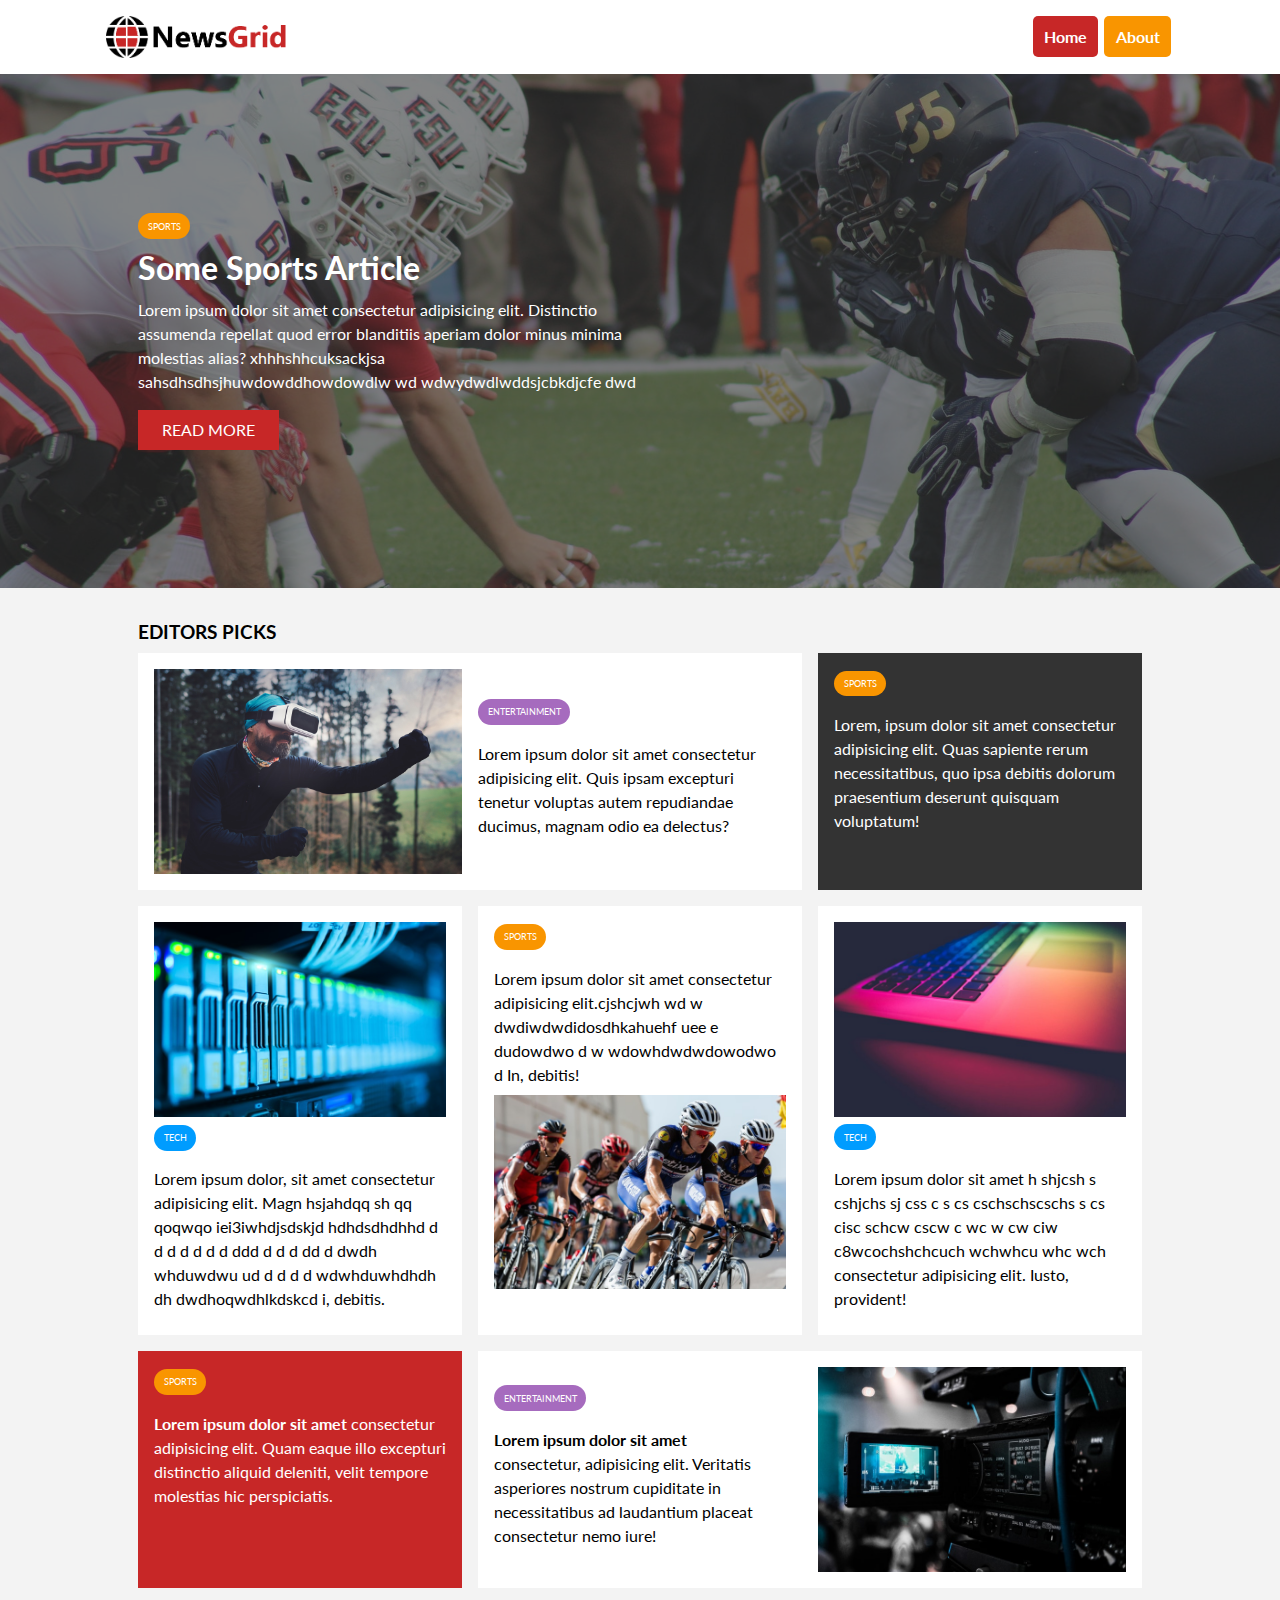
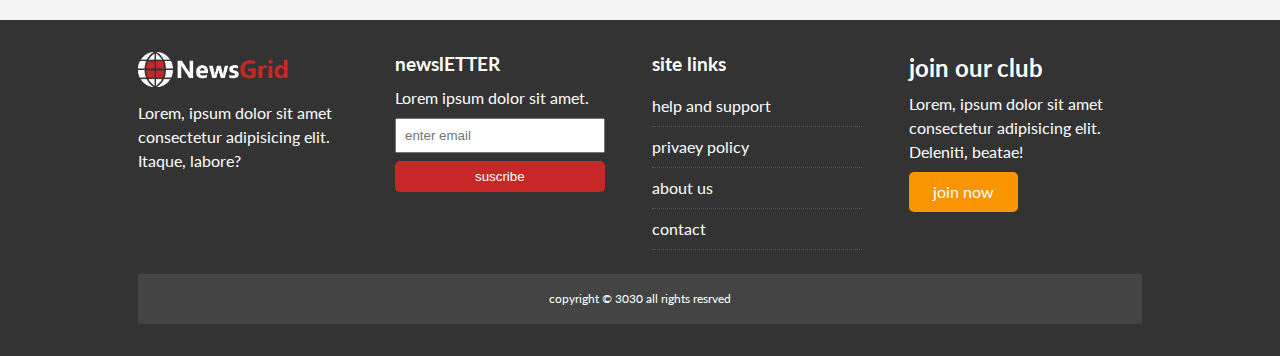
<file: index.html>
<!DOCTYPE html>
<html lang="en">
<head>
    <meta charset="UTF-8">
    <meta name="viewport" content="width=device-width, initial-scale=1.0">
    <link rel="stylesheet" href="https://use.fontawesome.com/releases/v5.6.3/css/all.css" integrity="sha384-UHRtZLI+pbxtHCWp1t77Bi1L4ZtiqrqD80Kn4Z8NTSRyMA2Fd33n5dQ8lWUE00s/" crossorigin="anonymous">
    <link rel="preconnect" href="https://fonts.gstatic.com">
    <link href="https://fonts.googleapis.com/css2?family=Lato&family=Staatliches&display=swap" rel="stylesheet">
    <link rel="stylesheet" href="css/style.css">
    <link rel="stylesheet" media="screen and (max-width:768px)" href="css/mobile.css">
    <link rel="shortcut icon" type="image/x-icon" href="favicon.ico">
    <title>NewsGrid | latest news</title>
</head>
<body>
    <nav id="main-nav">
        <div class="container">
            <img src="img/logo.png" alt="news grid" class="logo">
            <div class="social">
                <a href="http;//facebook.com" target="blank"><i class="fab fa-facebook fa-2x"></i></a>
                <a href="http;//twitter.com" target="blank"><i class="fab fa-twitter fa-2x"></i></a>
                <a href="http;//fa-instagram.com" target="blank"><i class="fab fa-instagram fa-2x"></i></a>

            </div>
            <ul>
                
            <li><a class="current" href="index.html">Home</a></li>
            <li><a class="mob" href="about.html">About</a></li>
            </ul>
        </div>
    </nav>
    <!-- showcase -->
    <header  id="showcase" >
        <div class="container">
            <div class="showcase-container">
                <div class="showcase-content">
                    <div class="category category-sports">Sports</div>
                    <h1>Some Sports Article</h1>
                    <p>Lorem ipsum dolor sit amet consectetur adipisicing elit. Distinctio assumenda repellat quod error blanditiis aperiam dolor minus minima molestias alias? xhhhshhcuksackjsa sahsdhsdhsjhuwdowddhowdowdlw  wd wdwydwdlwddsjcbkdjcfe  dwd </p>
                    <a  href="article.html" class="btn btn-primary">READ MORE</a>
                </div>
            </div>
        </div>
    </header>
    <!-- home article -->
     <section id="home-articles" class="py-2">
         <div class="container">
            <h3>EDITORS PICKS</h3>
            <div class="articles-container">
                <!-- here we use article tag -->
                <article class="card">
                    <img src="img/articles/ent1.jpg" alt="">
                    <div>
                        <div class="category category-ent">ENTERTAINMENT</div>
                        <h3>
                            <a href="article.html"></a>
                        </h3>
                        <p>Lorem ipsum dolor sit amet consectetur adipisicing elit. Quis ipsam excepturi tenetur voluptas autem repudiandae ducimus, magnam odio ea delectus?</p>
                    </div>
                </article>
                
                <article class="card bg-dark" >
                    <div class="category category-sports">sports</div>
                    <h2>
                        <a href="article.html"></a>
                       </h2>
                       <p>Lorem, ipsum dolor sit amet consectetur adipisicing elit. Quas sapiente rerum necessitatibus, quo ipsa debitis dolorum praesentium deserunt quisquam voluptatum!</p>

                </article>
                
                <article class="card">
                    <img src="img/articles/tech1.jpg" alt="">
                    <div class="category category-tech">TECH</div>
                    <h2>
                        <a href="article.html"></a>
                    </h2>
                    <p>Lorem ipsum dolor, sit amet consectetur adipisicing elit. Magn hsjahdqq sh qq qoqwqo   iei3iwhdjsdskjd  hdhdsdhdhhd d d d d d d d ddd d  d d dd d dwdh whduwdwu ud d  d d  d wdwhduwhdhdh dh dwdhoqwdhlkdskcd    i, debitis.</p>
                </article>
                
                <article class="card">
                    <div class="category category-sports">SPORTS</div>
                    <h2>
                        <a href="article.html"></a>
                    </h2>
                    <p>Lorem ipsum dolor sit amet consectetur adipisicing elit.cjshcjwh wd w dwdiwdwdidosdhkahuehf uee e  dudowdwo d  w wdowhdwdwdowodwo d In, debitis!</p>
                    <img src="img/articles/sports1.jpg" alt="">
                </article>

                <article class="card">
                    <img src="img/articles/tech2.jpg" alt="">
                    <div class="category category-tech">tech

                    </div>

                    <h2>
                        <a href="article.html"></a>
                    </h2>
                    <p>Lorem ipsum dolor sit amet h shjcsh s cshjchs sj  css c s cs cschschscschs  s cs cisc schcw cscw c wc w cw ciw c8wcochshchcuch wchwhcu whc wch consectetur adipisicing elit. Iusto, provident!</p>

                </article>

                <article class="card bg-primary">
                    <div class="category category-sports">SPORTS</div>
                    <h2>
                        <a href="article.html"></a>

                    </h2>
                    <p> <strong> Lorem ipsum dolor sit amet </strong>consectetur adipisicing elit. Quam eaque illo excepturi distinctio aliquid deleniti, velit tempore molestias hic perspiciatis.</p>

                    
                </article>

               <article class="card">
                  <div>
                     <div class="category category-ent">ENTERTAINMENT</div>
                    <h2>
                        <a href="article.html"></a>

                    </h2>
                    <p>
                       <strong> Lorem ipsum dolor sit amet</strong> <br> consectetur, adipisicing elit. Veritatis asperiores nostrum cupiditate in necessitatibus ad laudantium placeat consectetur nemo iure!

                    </p>
                  </div>
                    <img src="img/articles/ent2.jpg" alt="">


               </article>
            </div>

         </div>
         
     </section>
     <!-- footer -->
     <footer id="footer" class="py-2">
         <div class="container footer-container">
             <div>
                 <img src="img/logo_light.png" alt="newsgrid">
                 <p>Lorem, ipsum dolor sit amet consectetur adipisicing elit. Itaque, labore?</p>
             </div>
             <div>
                 <h3>newslETTER</h3>
                 <p>Lorem ipsum dolor sit amet.</p>
                 <form>
                     <input type="email" placeholder="enter email">
                     <input type="submit" value="suscribe" class="btn btn-primary">

                 </form>

             </div>
             <div>
                 <h3>site links</h3>
                 <ul class="list">
                     <li><a href="#">help and support</a></li>
                     <li><a href="#">privaey policy</a></li>
                     <li><a href="#">about us</a></li>
                     <li><a href="#">contact</a></li>
                     
                </ul>

             </div>
             <div>
                 <h2>
                     join our club
                 </h2>
                 <p>Lorem, ipsum dolor sit amet consectetur adipisicing elit. Deleniti, beatae!</p>
                 <a href="#" class="btn btn-secondary">join now</a>
             </div>
             <div>
                 <p>
                     copyright &copy; 3030 all rights resrved
                 </p>
             </div>

         </div>
     </footer>

    
</body>
</html>
</file>
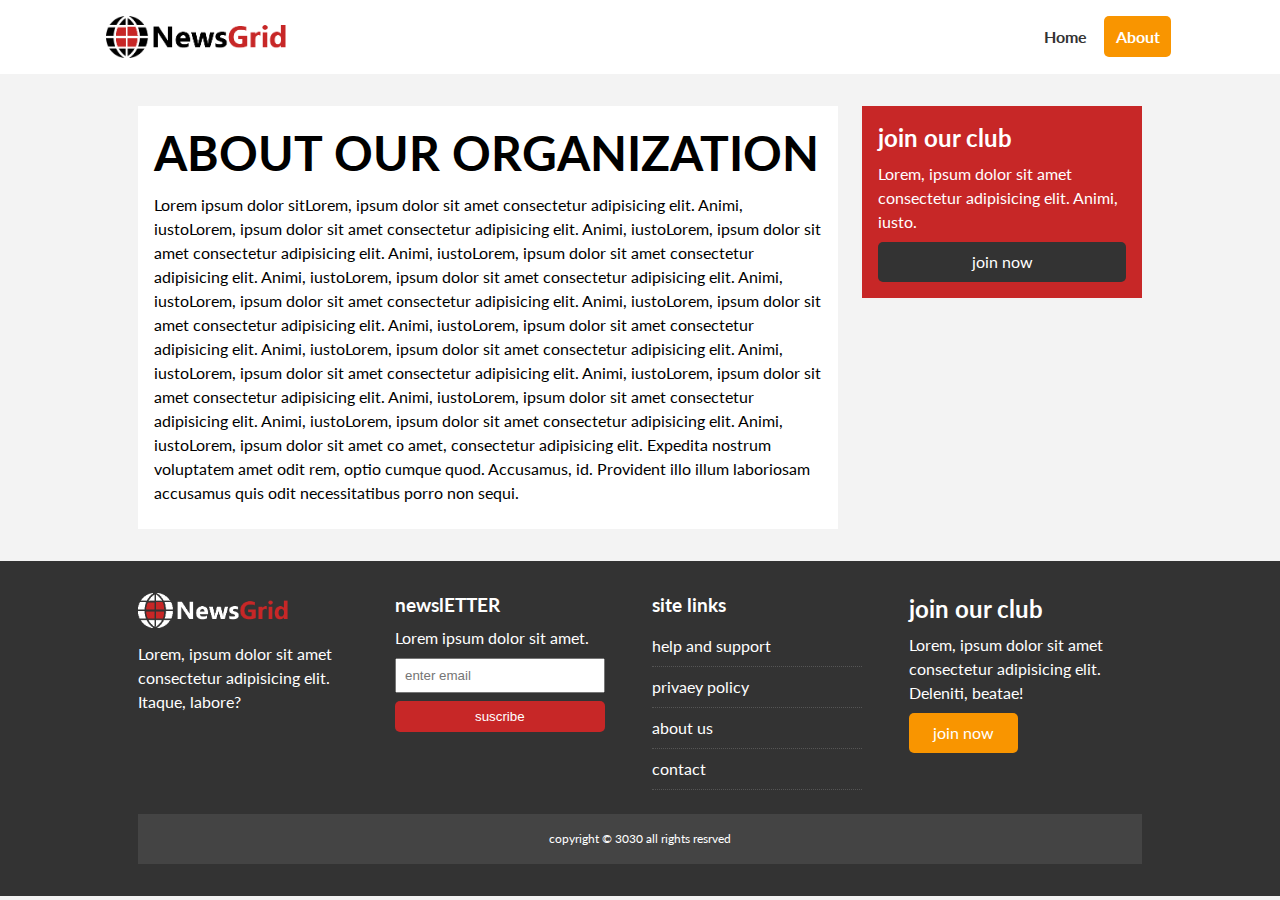
<file: about.html>
<!DOCTYPE html>
<html lang="en">
<head>
    <meta charset="UTF-8">
    <meta name="viewport" content="width=device-width, initial-scale=1.0">
    <link rel="stylesheet" href="https://use.fontawesome.com/releases/v5.6.3/css/all.css" integrity="sha384-UHRtZLI+pbxtHCWp1t77Bi1L4ZtiqrqD80Kn4Z8NTSRyMA2Fd33n5dQ8lWUE00s/" crossorigin="anonymous">
    <link rel="preconnect" href="https://fonts.gstatic.com">
    <link href="https://fonts.googleapis.com/css2?family=Lato&family=Staatliches&display=swap" rel="stylesheet">
    <link rel="stylesheet" href="css/style.css">
    <link rel="stylesheet" media="screen and (max-width:768px)" href="css/mobile.css">
    <link rel="shortcut icon" type="image/x-icon" href="favicon.ico">
    <title>about</title>
</head>
<body>
    <nav id="main-nav">
        <div class="container">
            <img src="img/logo.png" alt="news grid" class="logo">
            <div class="social">
                <a href="http;//facebook.com" target="blank"><i class="fab fa-facebook fa-2x"></i></a>
                <a href="http;//twitter.com" target="blank"><i class="fab fa-twitter fa-2x"></i></a>
                <a href="http;//fa-instagram.com" target="blank"><i class="fab fa-instagram fa-2x"></i></a>

            </div>
            <ul>
                
            <li><a href="index.html">Home</a></li>
            <li><a class="mob" href="about.html">About</a></li>
            </ul>
        </div>
    </nav>
    
    <section id="about">

       <div class="container">
           <div class="page-container">
               <article class="card">

                 <h1 class="l-heading">ABOUT OUR ORGANIZATION</h1>
                 <p>Lorem ipsum dolor sitLorem, ipsum dolor sit amet consectetur adipisicing elit. Animi, iustoLorem, ipsum dolor sit amet consectetur adipisicing elit. Animi, iustoLorem, ipsum dolor sit amet consectetur adipisicing elit. Animi, iustoLorem, ipsum dolor sit amet consectetur adipisicing elit. Animi, iustoLorem, ipsum dolor sit amet consectetur adipisicing elit. Animi, iustoLorem, ipsum dolor sit amet consectetur adipisicing elit. Animi, iustoLorem, ipsum dolor sit amet consectetur adipisicing elit. Animi, iustoLorem, ipsum dolor sit amet consectetur adipisicing elit. Animi, iustoLorem, ipsum dolor sit amet consectetur adipisicing elit. Animi, iustoLorem, ipsum dolor sit amet consectetur adipisicing elit. Animi, iustoLorem, ipsum dolor sit amet consectetur adipisicing elit. Animi, iustoLorem, ipsum dolor sit amet consectetur adipisicing elit. Animi, iustoLorem, ipsum dolor sit amet consectetur adipisicing elit. Animi, iustoLorem, ipsum dolor sit amet co amet, consectetur adipisicing elit. Expedita nostrum voluptatem amet odit rem, optio cumque quod. Accusamus, id. Provident illo illum laboriosam accusamus quis odit necessitatibus porro non sequi.</p>
               </article>
              <aside class="card bg-primary">
                <h2>join our club</h2>
                <p>Lorem, ipsum dolor sit amet consectetur adipisicing elit. Animi, iusto.</p>
                <a href="#" class="btn btn-dark btn-block">join now</a>
              </aside>
           </div>
       </div>

    </sectio>
    
   
    <!-- footer -->
     <footer id="footer" class="py-2">
         <div class="container footer-container">
             <div>
                 <img src="img/logo_light.png" alt="newsgrid">
                 <p>Lorem, ipsum dolor sit amet consectetur adipisicing elit. Itaque, labore?</p>
             </div>
             <div>
                 <h3>newslETTER</h3>
                 <p>Lorem ipsum dolor sit amet.</p>
                 <form>
                     <input type="email" placeholder="enter email">
                     <input type="submit" value="suscribe" class="btn btn-primary">

                 </form>

             </div>
             <div>
                 <h3>site links</h3>
                 <ul class="list">
                     <li><a href="#">help and support</a></li>
                     <li><a href="#">privaey policy</a></li>
                     <li><a href="#">about us</a></li>
                     <li><a href="#">contact</a></li>
                     
                </ul>

             </div>
             <div>
                 <h2>
                     join our club
                 </h2>
                 <p>Lorem, ipsum dolor sit amet consectetur adipisicing elit. Deleniti, beatae!</p>
                 <a href="#" class="btn btn-secondary">join now</a>
             </div>
             <div>
                 <p>
                     copyright &copy; 3030 all rights resrved
                 </p>
             </div>

         </div>
     </footer>

    
</body>
</html>
</file>
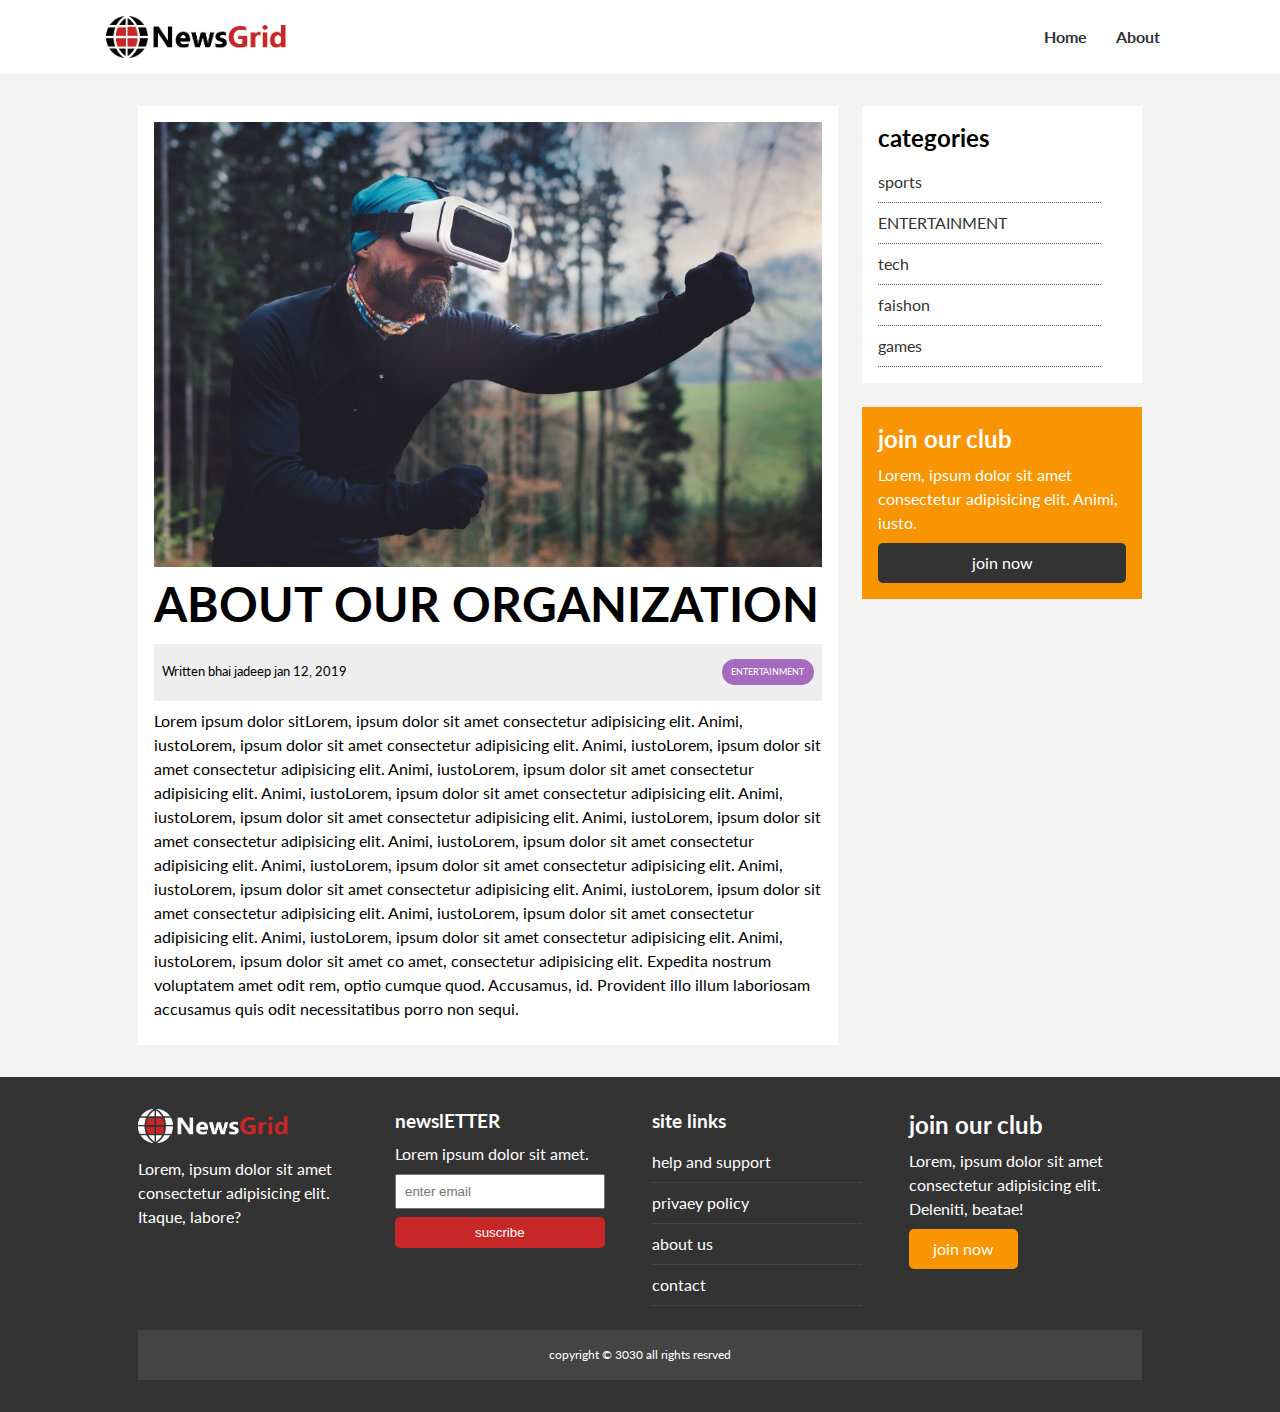
<file: article.html>
<!DOCTYPE html>
<html lang="en">
<head>
    <meta charset="UTF-8">
    <meta name="viewport" content="width=device-width, initial-scale=1.0">
    <link rel="stylesheet" href="https://use.fontawesome.com/releases/v5.6.3/css/all.css" integrity="sha384-UHRtZLI+pbxtHCWp1t77Bi1L4ZtiqrqD80Kn4Z8NTSRyMA2Fd33n5dQ8lWUE00s/" crossorigin="anonymous">
    <link rel="preconnect" href="https://fonts.gstatic.com">
    <link href="https://fonts.googleapis.com/css2?family=Lato&family=Staatliches&display=swap" rel="stylesheet">
    <link rel="stylesheet" href="css/style.css">
    <link rel="stylesheet" media="screen and (max-width:768px)" href="css/mobile.css">
    <link rel="shortcut icon" type="image/x-icon" href="favicon.ico">
    <title>article</title>
</head>
<body>
    <nav id="main-nav">
        <div class="container">
            <img src="img/logo.png" alt="news grid" class="logo">
            <div class="social">
                <a href="http;//facebook.com" target="blank"><i class="fab fa-facebook fa-2x"></i></a>
                <a href="http;//twitter.com" target="blank"><i class="fab fa-twitter fa-2x"></i></a>
                <a href="http;//fa-instagram.com" target="blank"><i class="fab fa-instagram fa-2x"></i></a>

            </div>
            <ul>
                
            <li><a href="index.html">Home</a></li>
            <li><a href="about.html">About</a></li>
            </ul>
        </div>
    </nav>
    
    <section id="article">

       <div class="container">
           <div class="page-container">
               <article class="card">
                   <img src="img/articles/ent1.jpg" alt="">

                 <h1 class="l-heading">ABOUT OUR ORGANIZATION</h1>
                 <div class="meta">
                     <small>
                         <i class="fas fa-user"></i>Written bhai jadeep jan 12, 2019
                     </small>
                     <div class="category category-ent">ENTERTAINMENT</div>
                 </div>
                 <p>Lorem ipsum dolor sitLorem, ipsum dolor sit amet consectetur adipisicing elit. Animi, iustoLorem, ipsum dolor sit amet consectetur adipisicing elit. Animi, iustoLorem, ipsum dolor sit amet consectetur adipisicing elit. Animi, iustoLorem, ipsum dolor sit amet consectetur adipisicing elit. Animi, iustoLorem, ipsum dolor sit amet consectetur adipisicing elit. Animi, iustoLorem, ipsum dolor sit amet consectetur adipisicing elit. Animi, iustoLorem, ipsum dolor sit amet consectetur adipisicing elit. Animi, iustoLorem, ipsum dolor sit amet consectetur adipisicing elit. Animi, iustoLorem, ipsum dolor sit amet consectetur adipisicing elit. Animi, iustoLorem, ipsum dolor sit amet consectetur adipisicing elit. Animi, iustoLorem, ipsum dolor sit amet consectetur adipisicing elit. Animi, iustoLorem, ipsum dolor sit amet consectetur adipisicing elit. Animi, iustoLorem, ipsum dolor sit amet consectetur adipisicing elit. Animi, iustoLorem, ipsum dolor sit amet co amet, consectetur adipisicing elit. Expedita nostrum voluptatem amet odit rem, optio cumque quod. Accusamus, id. Provident illo illum laboriosam accusamus quis odit necessitatibus porro non sequi.</p>
               </article>
               <aside id="categoryies" class="card">
                   <h2>categories</h2>
                   <ul class="list">
                       <li><a href="#"><i class="fas fa-chevron-right" ></i>sports</a></li>
                           <li><a href="#"><i class="fas fa-chevron-right" ></i>ENTERTAINMENT</a></li>
                            <li><a href="#"><i class="fas fa-chevron-right" ></i>tech</a></li>
                            <li><a href="#"><i class="fas fa-chevron-right" ></i>faishon</a></li>
                                <li><a href="#"><i class="fas fa-chevron-right" ></i>games</a></li>

                      
                   </ul>
               </aside>
              <aside class="card bg-secondary">
                <h2>join our club</h2>
                <p>Lorem, ipsum dolor sit amet consectetur adipisicing elit. Animi, iusto.</p>
                <a href="#" class="btn btn-dark btn-block">join now</a>
              </aside>
           </div>
       </div>

    </sectio>
    
   
    <!-- footer -->
     <footer id="footer" class="py-2">
         <div class="container footer-container">
             <div>
                 <img src="img/logo_light.png" alt="newsgrid">
                 <p>Lorem, ipsum dolor sit amet consectetur adipisicing elit. Itaque, labore?</p>
             </div>
             <div>
                 <h3>newslETTER</h3>
                 <p>Lorem ipsum dolor sit amet.</p>
                 <form>
                     <input type="email" placeholder="enter email">
                     <input type="submit" value="suscribe" class="btn btn-primary">

                 </form>

             </div>
             <div>
                 <h3>site links</h3>
                 <ul class="list">
                     <li><a href="#">help and support</a></li>
                     <li><a href="#">privaey policy</a></li>
                     <li><a href="#">about us</a></li>
                     <li><a href="#">contact</a></li>
                     
                </ul>

             </div>
             <div>
                 <h2>
                     join our club
                 </h2>
                 <p>Lorem, ipsum dolor sit amet consectetur adipisicing elit. Deleniti, beatae!</p>
                 <a href="#" class="btn btn-secondary">join now</a>
             </div>
             <div>
                 <p>
                     copyright &copy; 3030 all rights resrved
                 </p>
             </div>

         </div>
     </footer>

    
</body>
</html>
</file>
<file: css/style.css>
/* style navbar */
:root{
    --primary-color: #c72727;
    --secondary-color: #f99500;
    --light-color:#f3f3f3;
    --dark-color:#333;
    --max-width:1100px;


}

.category{
    --sports-color:#f99500;
    --ent-color:#a66bbe;
    --tech-color:#009cff;
}
*{
    margin: 0;
    padding: 0;
    box-sizing: border-box;
}
body{
    font-family: 'lato', sans-serif;
    line-height: 1.5;
    background: var(--light-color);
}
a{
    color: #333;
    text-decoration: none;
}
/* to remove dots */
ul{
    list-style: none;

}
p{
    margin: .5rem 0;
}
img{
    width: 100%;
}

h1, h2, h3, h4, h5, h6 {
    font-family: 'staatliches' cursive;
    margin-bottom: .55rem;
    line-height: 1.3;
}
/* utility */
.container{
    max-width: var(--max-width);
    margin: auto;
    padding: 0 3rem;
    overflow: hidden;
}
.category {
    display: inline-block;
    color: #fff;
    font-size: 0.55rem;
    text-transform: uppercase;
    padding: 0.4rem 0.6rem;
    border-radius: 15px;
    margin-bottom: 0.5rem;
}
.category-sports {
    background: var(--sports-color);
}
.category-ent {
    background: var(--ent-color);
}
.category-tech {
    background: var(--tech-color);
}
.btn {
    display: inline-block;
    border: none;
    background: var(--dark-color);
    color: #fff;
    padding: 0.5rem 1.5rem;


}
.btn-light { background: var(--light-color);}
.btn-primary { background: var(--primary-color);}
.btn-secondary { background: var(--secondary-color);}
/* block level btn */
.btn-block{
    display: block;
    width: 100%;
    text-align: center;
}
/* btn hover */
.btn:hover{
    opacity: 0.9;
}
.card{
    background: white;
    padding: 1rem;
}
.bg-dark{
    background: var(--dark-color);
    color: #fff;
}
.bg-primary{
    background: var(--primary-color);
    color: #fff;

}
.bg-secondary{
    background: var(--secondary-color);
    color: #fff;
}
.bg-dark h1,
.bg-dark h2,
.bg-dark h3,
.bg-dark a,
.bg-primary h1,
.bg-primary h2,
.bg-primary h3,
.bg-primary a,
.bg-secondary h1,
.bg-secondary h2,
.bg-secondary h3,
.bg-secondary a{
    color: #fff;
}

.py-1{
    padding: 1.5rem 0; 
}
.py-2{
    padding: 2rem 0;
}
.py-3{
    padding: 3rem 0;
}
.p-1{
    padding: 1.5rem ; 
}
.p-2{
    padding: 2rem ;
}
.p-3{
    padding: 3rem ;
}
.l-heading{
    font-size: 3rem;
}
.list li{
    padding: .5rem 0;
    border-bottom:#555  dotted 1px ;
    width: 90%;
}
.list li a:hover {
    color: var(--primary-color) !important;
}
/* inner page container */
.page-container { 
    display: grid;
    grid-template-columns: 5fr 2fr;
    margin: 2rem 0;
    grid-gap: 1.5rem;

}
.page-container > *:first-child{
    grid-row: 1 / span 3;
}
.page-container a{
    border-radius: 5px;
}

/* navigation */
#main-nav {
    background: white;
    position: sticky;
    top: 0;
    z-index: 2;

}
/* here we are using grid to maintian the nav bar  */
#main-nav .container {
    display: grid;
    grid-template-columns: 6fr 3fr 2fr;
    padding: 1rem;
    align-items: center;
}
#main-nav .logo{
    width: 180px;
}
/* here we are using flex for home and about to come in vertical form and at the end */
#main-nav ul 
{
    justify-self: end;
    display: flex;
}
#main-nav ul li a{
    padding: .7rem;
    margin: .2rem;
    font-weight: bold;

}
#main-nav ul li a.current {
    background: var(--primary-color);
    color: #fff;
    border-radius: 5px;
}
#main-nav ul li a.mob{
    background: var(--secondary-color);
    color: #fff;
    border-radius: 5px;

}
#main-nav ul li a:hover {
    background: var(--light-color);
    color: var(--dark-color);
}

/* social icon */
#main-nav .social{
    justify-self: center;
}
#main-nav .social i{
    color: #777;
    margin-right: .5rem;
}
/* showcase */
#showcase{
    color: #fff;
    background: #333;
    padding: 2rem;
    position: relative;

}
/* ADDING BACKGROUND IMG */
#showcase::before {
    content: '';
    background: url('../img/featured.jpg') no-repeat center center/cover;
    position: absolute;
    top: 0;
    left: 0;
    width: 100%;
    height: 100%;
    opacity: 0.4;
}
#showcase .showcase-container {
    display: grid;
    grid-template-columns: repeat(2, 1fr);
    justify-content: center;
    align-items: center;
    height: 50vh;
}

#showcase .showcase-content {
    z-index: 1;
}
#showcase .showcase-content p {
    margin-bottom: 1rem;


}
/* home article */
#home-articles .articles-container{
    display: grid;
    grid-template-columns: repeat(3, 1fr);
    grid-gap: 1rem;

}
#home-articles .articles-container article:first-child,
#home-articles .articles-container article:last-child
 {
    display: grid;
    grid-template-columns: repeat(2, 1fr);
    grid-gap: 1rem;
    align-items: center;
    /* here we use span to align the image in left and text in right */
    grid-column: 1 / span 2;

}
#home-articles .articles-container article:last-child{
    grid-column: 2 / span 2;
}
#article .meta{
    display: flex;
    justify-content: space-between;
    align-items: center;
    background: #eee;
    padding: 0.5rem;

}
#article .meta .category{
    margin-top: 0.4rem;
}


/* footer */
#footer {
    background: var(--dark-color);
    color: #fff;
}
#footer img{
    width: 150px;
}
#footer a{
    color: white;
}

#footer .footer-container{
    display: grid;
    grid-template-columns: repeat(4, 1fr);
    grid-gap: 1.5rem;
}
#footer .footer-container div:last-child{
    background: #444;
    grid-column: 1 / span 4;
    padding: .5rem;
    text-align: center;
    font-size: 0.75rem;
}
#footer .footer-container input[type='email']
{
    width: 90%;
    padding: 0.5rem;
    margin-bottom: .5rem;
}
#footer .footer-container input[type='submit']
{
    width: 90%;
}
#footer .footer-container .btn{
     border-radius: 5px;
}
</file>
<file: css/mobile.css>
/* navigation */
#main-nav .social {
    display: none;
}
/* naviagation conatiner */
#main-nav .conatiner {
    grid-template-columns: 1fr;
    grid-gap: 1.2rem;
}
#main-nav ul,
#main-nav .logo {
    justify-self: center;
}

#main-nav ul li a{
    padding: 0.50rem;
}
#home-article .articles-conatiner {
    grid-template-columns: repeat(2, 1fr);
}
#home-articles .articles-conatiner > *:first-child,
#home-articles .articles-conatiner > *:last-child{
    grid-template-columns: 1fr;
    grid-columns: 1;
}
@media(max-width:500px) {
    /* stack grid items */
    #showcase .showcase-container,
    #home-articles.articles-conatiner,
    #main-footer .footer-container{
        grid-template-columns: 1fr;
    }
    #main-footer .footer-container > *:last-child {
        grid-column: 1;
    }
    #main-footer .footer-container > * {
        border-bottom: #444 dotted 1px;
        padding-bottom: 1rem;
    }
    #main-footer .footer-container > *:last-child,
    #main-footer .footer-container > *:nth-child(3),
    #main-footer .footer-container > *:nth-child(4){
        border: none;
    }
    .page-conatiner{
        grid-template-columns: 1fr;
        text-align: center;
    }
}
</file>
